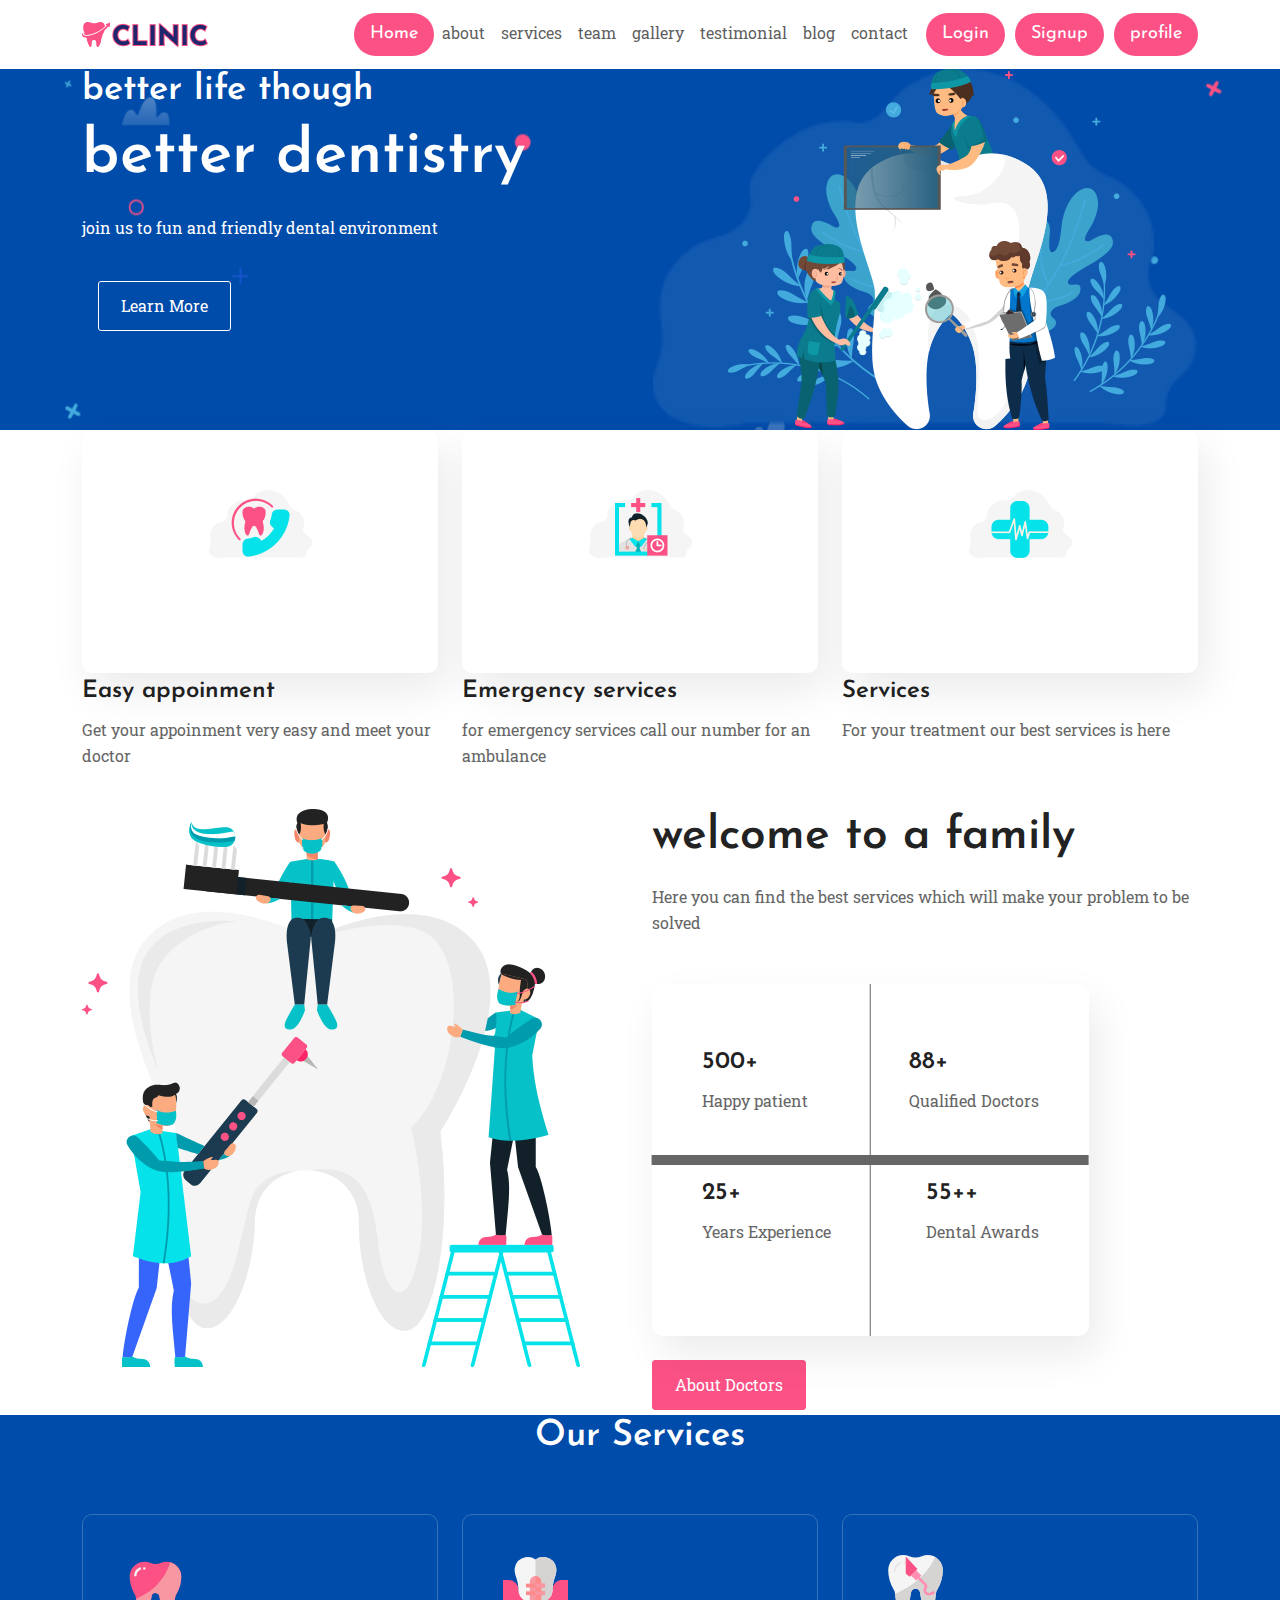
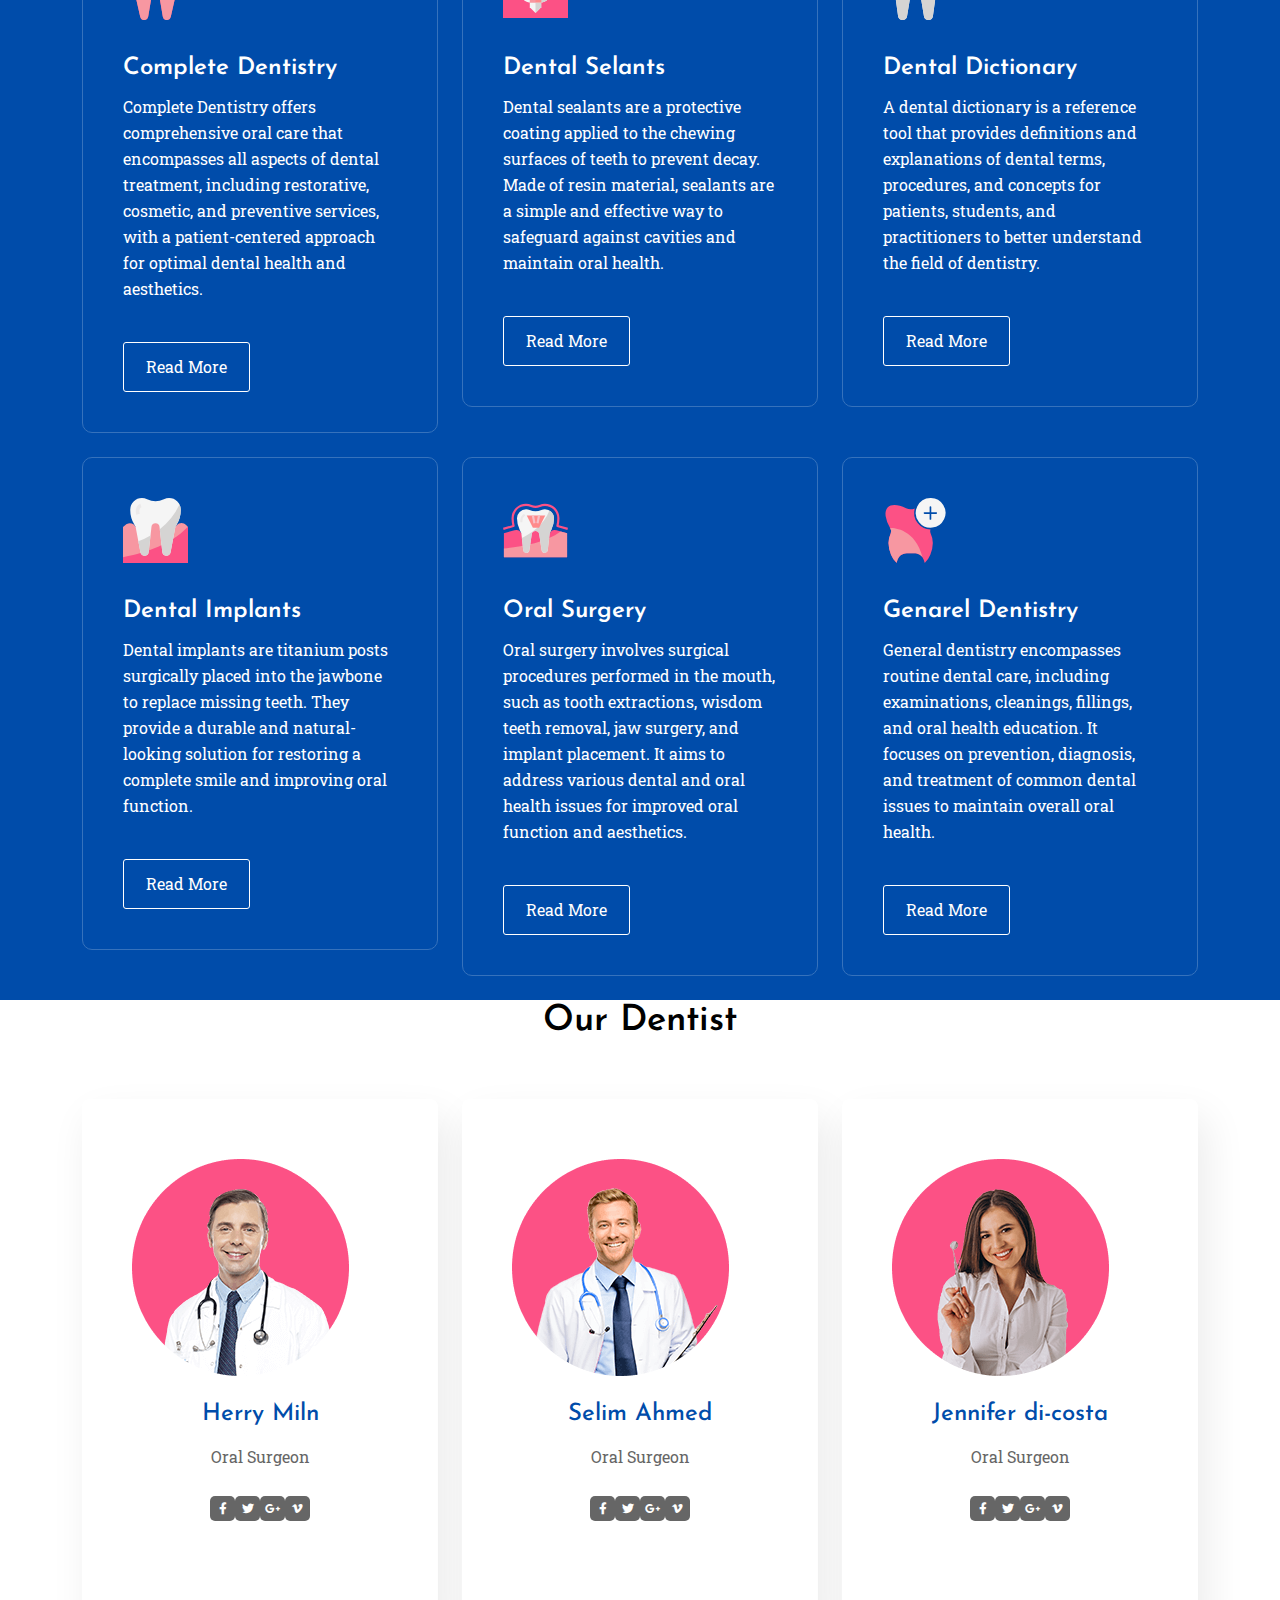
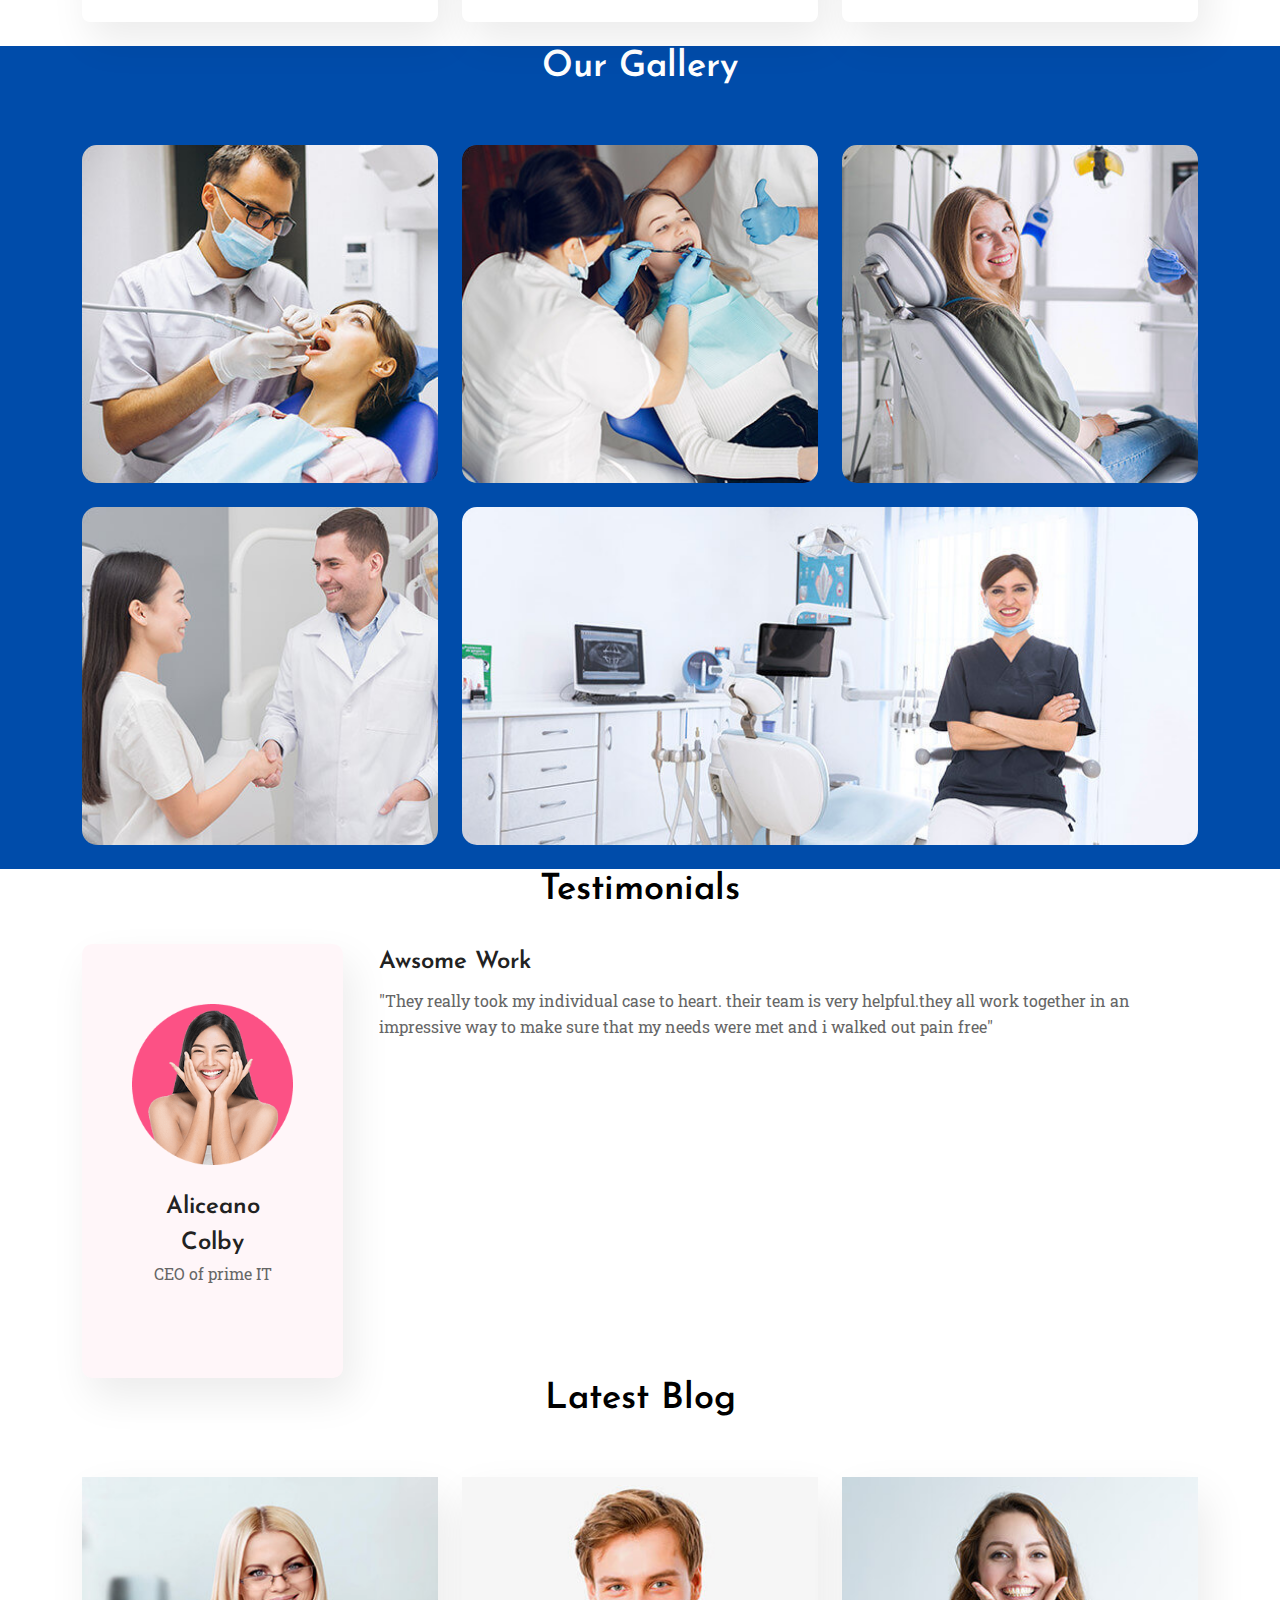
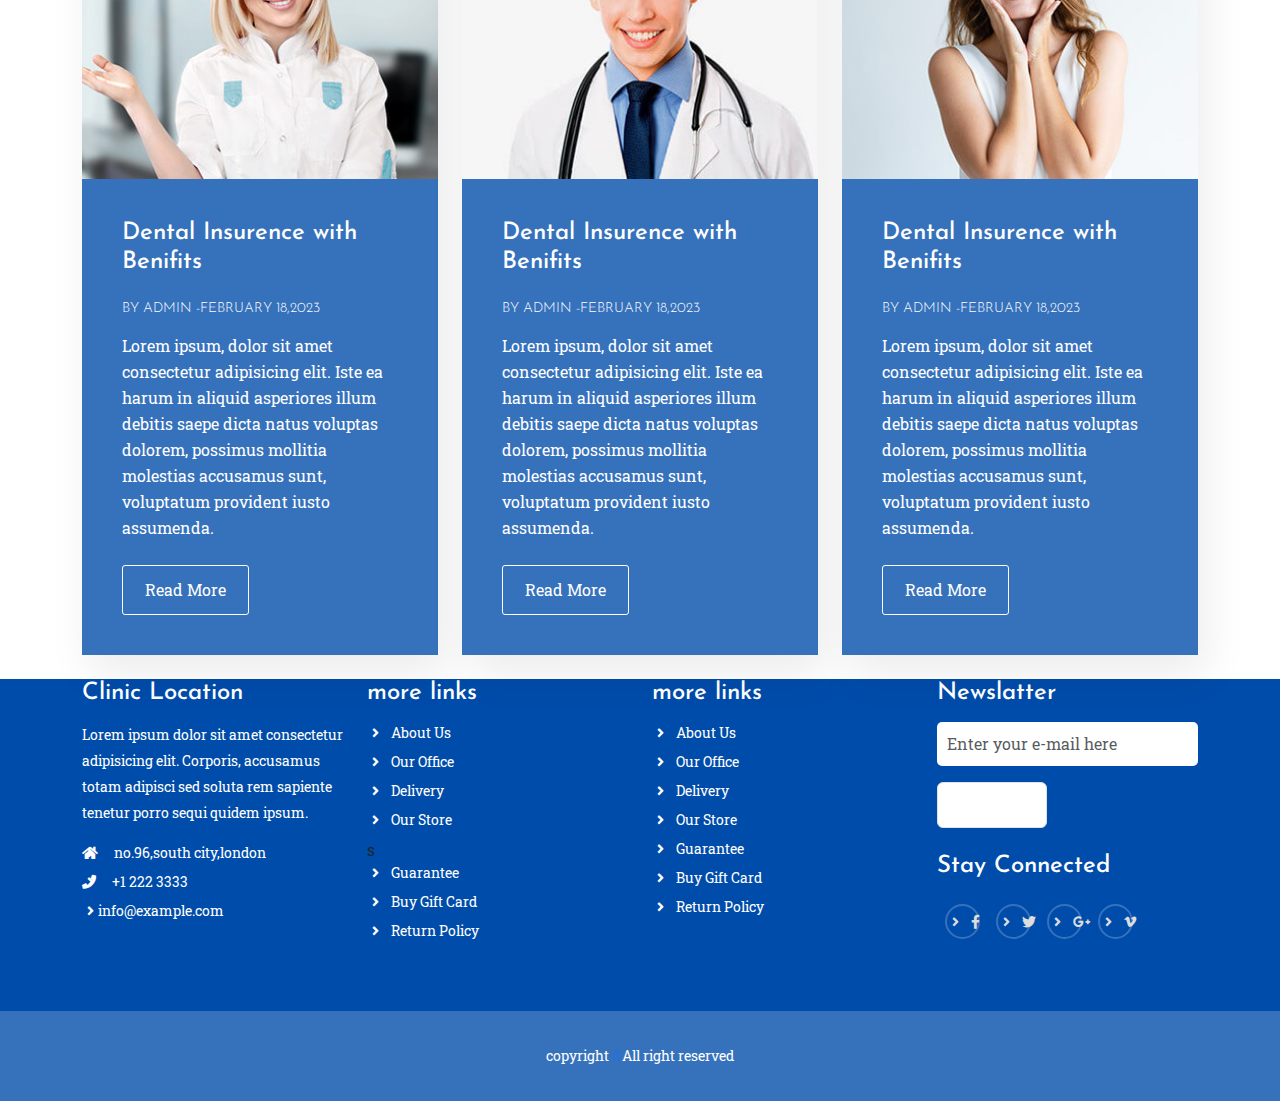
<file: dentist/index.html>
<!doctype html>
<html lang="en">

<head>
  <!-- Required meta tags -->
  <meta charset="utf-8">
  <meta name="viewport" content="width=device-width, initial-scale=1, shrink-to-fit=no">
  <title>hospital management website</title>
  <!--favicon-->
  <link rel="icon" type="image/png" href="favicon.png">
  <!-- Bootstrap CSS -->
  <link rel="stylesheet" href="https://cdnjs.cloudflare.com/ajax/libs/twitter-bootstrap/5.1.0/css/bootstrap.min.css">
  <link rel="stylesheet" href="https://cdnjs.cloudflare.com/ajax/libs/font-awesome/5.15.4/css/all.min.css">



  <!-- custom file's link-->
  <link rel="stylesheet" href="style.css">
  <link rel="stylesheet" href="responsive.style.css">
  <script src="main.js"></script>
  


</head>

<body data-bs-spy="scroll" data-bs-target="navbar" data-bs-offset="100">
  <header class="header_wrapper">
    <nav class="navbar navbar-expand-lg">
      <div class="container">
        <a class="navbar-brand" href="#">
          <img src="logo.png" class="img-fluid">
        </a>
        <button class="navbar-toggler" type="button" data-bs-toggle="collapse" data-bs-target="#navbarNav">
          <!--span class="navbar-toggler-icon"></span-->
          <i class="fa-solid fa-bars-staggered navbar-toggler-icon"></i>
        </button>
        <div class="collapse navbar-collapse justify-content-end" id="navbarNav">
          <ul class="navbar-nav  menu-navbar-nav">
            <li class="nav-item ">
              <a class="nav-link" aria-current="page" href="#home">Home </a>
            </li>
            <li class="nav-item">
              <a class="nav-link" href="#about">about</a>
            </li>
            <li class="nav-item">
              <a class="nav-link" href="#services">services</a>
            </li>
            <li class="nav-item">
              <a class="nav-link" href="#team">team</a>
            </li>
            <li class="nav-item">
              <a class="nav-link" href="#gallery">gallery</a>
            </li>
            <li class="nav-item">
              <a class="nav-link" href="#testimonial">testimonial</a>
            </li>
            <li class="nav-item">
              <a class="nav-link" href="#blog">blog</a>
            </li>
            <li class="nav-item mt-3 mt-lg-0">
              <a class="nav-link" href="#contact">contact</a>
            </li>
            <li class="nav-item">
              <a class="nav-link btn-login" href="login1.php">Login</a>
            </li>
    
            <!-- Signup Button -->
            <li class="nav-item">
              <a class="nav-link btn-signup" href="signup.php">Signup</a>
              <li class="nav-item">
                <a class="nav-link btn-signup" href="userprofile.php">profile</a>
  

          </ul>
        </div>
      </div>

    </nav>

  </header>
  <!--banner section-->
  <section id="home" class="home">
    <div class="banner_wrapper wrapper">
      <div class="container">
        <div class=" row align-item-center">
          <div class="col-md-6 order-md-1 order-2">
            <h3>better life though </h3>
            <h1>better dentistry</h1>
            <p>join us to fun and friendly dental environment</p>
            
            <a href="#" class="main-btn mt-4 ms-3">learn more</a>
          </div>
          <div class="col-md-6 order-md-2 order-1 mb-md-0 mb-5">
            <div class="top-right-sec">
              <div class="animate-img">
                <img class="aimg1" src="woman-brush.png">
                <img class="aimg1" src="doctor.png">

              </div>
              <img class="img-fluid ms-xl-5" src="top-right-img-1.png">
            </div>
          </div>

        </div>

      </div>

    </div>
    <div class="wrapper pb-0">
      <div class="container">
        <div class="row">
          <div class="col-md-4 col-sm-6 mb-4">
            <div class="card text-center">
              <div class="icon-box">
                <img src="Appointment-icon.png">
              </div>
            </div>
            <h4>Easy appoinment</h4>
            <p>Get your appoinment very easy and meet your doctor</p>
          </div>
          <div class="col-md-4 col-sm-6 mb-4">
            <div class="card text-center">
              <div class="icon-box">
                <img src="Emergency-icon.png">
              </div>
            </div>
            <h4>Emergency services</h4>
            <p>for emergency services call our number for an ambulance</p>
          </div>
          <div class="col-md-4 col-sm-6 mb-4">
            <div class="card text-center">
              <div class="icon-box">
                <img src="7-Service-icon.png">
              </div>
            </div>
            <h4>Services</h4>
            <p>For your treatment our best services is here</p>
          </div>
        </div>
      </div>
    </div>
  </section>
  

  <!--about section-->
  <section id="about" class="about_wrapper wrapper">
    <div class="container">
      <div class="row">
        <div class="col-md-6 mb-mb-0 mb-5">
          <div class="position-relative">
            <img src="about-banner1.png" class="img-fluid">
            <img src="about-img2.png" class="about-animate">

          </div>
        </div>
        <div class="col-md-6 text-center text-md-start">
          <h2>welcome to a family</h2>
          <p>Here you can find the best services which will make your problem to be solved</p>
          <div class="mt-5 card">
            <div class="about-clinic">
              <h4>500+</h4>
              <p>Happy patient</p>
            </div>
            <div class="about-clinic">
              <h4>88+</h4>
              <p>Qualified Doctors</p>
            </div>
            <div class="about-clinic">
              <h4>25+</h4>
              <p>Years Experience</p>
            </div>
            <div class="about-clinic">
              <h4>55++</h4>
              <p>Dental Awards</p>
            </div>
            <span class="line-1"></span>
            <span class="line-2"></span>
            
          </div>
          
          <a href="aboutdoctors.html" class="main-btn mt-4 fill-btn">About doctors</a>
          
        </div>
      </div>
    </div>


  </section>
  <!--services section-->
  <section id="services" class="services_wrapper wrapper">
    <div class="container">
      <div class="row">
        <div class="col-sm-12 text-center mb-5">
          <h3>Our Services</h3>
        </div>
      </div>
      <div class="row">
        <div class="col-md-4 col-sm-6 mb-4">
          <div class="card">
            <div class="icon-box">
              <img src="1.svg">
            </div>
            <div>
              <h4>Complete Dentistry</h4>
              <p>Complete Dentistry offers comprehensive oral care that encompasses all aspects of dental treatment,
                including restorative, cosmetic, and preventive services, with a patient-centered approach for optimal
                dental health and aesthetics.



              </p>
              <a href="#" class="main-btn mt-4">read more</a>
            </div>

          </div>
        </div>
        <div class="col-md-4 col-sm-6 mb-4">
          <div class="card">
            <div class="icon-box">
              <img src="2.svg">
            </div>
            <div>
              <h4>Dental Selants</h4>
              <p>Dental sealants are a protective coating applied to the chewing surfaces of teeth to prevent decay.
                Made of resin material, sealants are a simple and effective way to safeguard against cavities and
                maintain oral health.



              </p>
              <a href="#" class="main-btn mt-4">read more</a>
            </div>

          </div>
        </div>
        <div class="col-md-4 col-sm-6 mb-4">
          <div class="card">
            <div class="icon-box">
              <img src="3.svg">
            </div>
            <div>
              <h4>Dental Dictionary</h4>
              <p>A dental dictionary is a reference tool that provides definitions and explanations of dental terms,
                procedures, and concepts for patients, students, and practitioners to better understand the field of
                dentistry.

              </p>

              <a href="#" class="main-btn mt-4">read more</a>
            </div>

          </div>
        </div>
        <div class="col-md-4 col-sm-6 mb-4">
          <div class="card">
            <div class="icon-box">
              <img src="4.svg">
            </div>
            <div>
              <h4>Dental Implants</h4>
              <p>Dental implants are titanium posts surgically placed into the jawbone to replace missing teeth. They
                provide a durable and natural-looking solution for restoring a complete smile and improving oral
                function.


              </p>
              <a href="#" class="main-btn mt-4">read more</a>
            </div>

          </div>
        </div>
        <div class="col-md-4 col-sm-6 mb-4">
          <div class="card">
            <div class="icon-box">
              <img src="5.svg">
            </div>
            <div>
              <h4>Oral Surgery</h4>
              <p>Oral surgery involves surgical procedures performed in the mouth, such as tooth extractions, wisdom
                teeth removal, jaw surgery, and implant placement. It aims to address various dental and oral health
                issues for improved oral function and aesthetics.


              </p>
              <a href="#" class="main-btn mt-4">read more</a>
            </div>

          </div>
        </div>
        <div class="col-md-4 col-sm-6 mb-4">
          <div class="card">
            <div class="icon-box">
              <img src="6.svg">
            </div>
            <div>
              <h4>Genarel Dentistry</h4>
              <p>General dentistry encompasses routine dental care, including examinations, cleanings, fillings, and
                oral health education. It focuses on prevention, diagnosis, and treatment of common dental issues to
                maintain overall oral health.


              </p>
              <a href="#" class="main-btn mt-4">read more</a>
            </div>

          </div>
        </div>
      </div>
    </div>
  </section>
  <!--team section-->
  <section id="team" class="team_wrapper wrapper">
    <div class="container">
      <div class="row">
        <div class="col-sm-12 text-center mb-5">
          <h3 class="text-black">Our Dentist</h3>
        </div>
      </div>
      <div class="row">
        <div class="col-md-4 col-sm-6 mb-4">
          <div class="card rounded-3">
            <div class="team-img">
              <img src="team1.png" class="img-fluid">
            </div>
            <div class="team-info pt-4 text-center">
              <h5>Herry Miln</h5>
              <p>Oral Surgeon</p>
              <ul class="social-network">
                <li><a href="#"><i class="fab fa-facebook-f"></i></a></li>
                <li><a href="#"><i class="fab fa-twitter"></i></a></li>
                <li><a href="#"><i class="fab fa-google-plus-g"></i></a></li>
                <li><a href="#"><i class="fab fa-vimeo-v"></i></a></li>
              </ul>
              
            </div>
          </div>
        </div>
        <div class="col-md-4 col-sm-6 mb-4">
          <div class="card rounded-3">
            <div class="team-img">
              <img src="team2.png" class="img-fluid">
            </div>
            <div class="team-info pt-4 text-center">
              <h5>Selim Ahmed</h5>
              <p>Oral Surgeon</p>
              <ul class="social-network">
                <li><a href="#"><i class="fab fa-facebook-f"></i></a></li>
                <li><a href="#"><i class="fab fa-twitter"></i></a></li>
                <li><a href="#"><i class="fab fa-google-plus-g"></i></a></li>
                <li><a href="#"><i class="fab fa-vimeo-v"></i></a></li>
              </ul>
             
            </div>
          </div>
        </div>
        <div class="col-md-4 col-sm-6 mb-4">
          <div class="card rounded-3">
            <div class="team-img">
              <img src="team3.png" class="img-fluid">
            </div>
            <div class="team-info pt-4 text-center">
              <h5>Jennifer di-costa</h5>
              <p>Oral Surgeon</p>
              <ul class="social-network">
                <li><a href="#"><i class="fab fa-facebook-f"></i></a></li>
                <li><a href="#"><i class="fab fa-twitter"></i></a></li>
                <li><a href="#"><i class="fab fa-google-plus-g"></i></a></li>
                <li><a href="#"><i class="fab fa-vimeo-v"></i></a></li>
              </ul>
              
            </div>
          </div>
        </div>

      </div>
    </div>

  </section>
  <!--gallary-->
  <section id="gallery" class="gallery_wrapper wrapper">
    <div class="container">
      <div class="row">
        <div class="col-sm-12 text-center mb-5">
          <h3>Our Gallery</h3>
        </div>
      </div>
      <div class="row">
        <div class="col-md-4 col-sm-6 mb-4">
          <img src="1.jpg" class="w-100 h-100">
        </div>
        <div class="col-md-4 col-sm-6 mb-4">
          <img src="6.jpg" class="w-100 h-100">
        </div>
        <div class="col-md-4 col-sm-6 mb-4">
          <img src="3.jpg" class="w-100 h-100">
        </div>
        <div class="col-md-4 col-sm-6 mb-4">
          <img src="5.jpg" class="w-100 h-100">
        </div>
        <div class="col-md-8 col-sm-6 mb-4">
          <img src="4.jpg" class="w-100 h-100">
        </div>
      </div>
    </div>
  </section>
  <!--testimonial-->
  <section id="testimonial" class="testimonial_wrapper wrapper">
    <div class="container">
      <div class="row">
        <div class="col-sm-12 text-center mb-4">
          <h3 class="text-black">Testimonials</h3>
        </div>
      </div>
      <div class="row align-item-center">
        <div class="col-xl-3 col-md-4 col-sm-6">
          <div class="card text-center">
            <img src="client1.png" class="img-fluid">
            <h4 class="pt-4 mb-0">Aliceano Colby</h4>
            <p>CEO of prime IT</p>
          </div>
        </div>
        <div class="col-xl-9 col-md-8 col-sm-6 ps-md-4 pt-sm-0 pt-4">
          <h4>Awsome Work</h4>
          <p>"They really took my individual case to heart. their team is very helpful.they all work together in an
            impressive way to make sure that my needs were met and i walked out pain free"</p>
        </div>
      </div>
    </div>
  </section>
  <section id="blog" class="blog_wrapper wrapper">
    <div class="container">
      <div class="row">
        <div class="col-sm-12 text-center mb-5">
          <h3 class="text-black">Latest Blog</h3>
        </div>
      </div>
      <div class="row">
        <div class="col-md-4 col-sm-6 mb-4">
          <div class="card p-0 border-0 rounded-0">
            <img src="1,b.jpg">
            <div class="blog-content">
              <h5 class="text-white mb-4">Dental Insurence with Benifits</h5>
              <h6 class="text-white">By Admin -February 18,2023</h6>
              <p class="mt-2 text-white">Lorem ipsum, dolor sit amet consectetur adipisicing elit. Iste ea harum in aliquid asperiores illum debitis saepe dicta natus voluptas dolorem, possimus mollitia molestias accusamus sunt, voluptatum provident iusto assumenda.</p>
              <a href="#"class="main-btn mt-2">read more</a>
            </div>
          </div>
        </div>
        <div class="col-md-4 col-sm-6 mb-4">
          <div class="card p-0 border-0 rounded-0">
            <img src="2.b.jpg">
            <div class="blog-content">
              <h5 class="text-white mb-4">Dental Insurence with Benifits</h5>
              <h6 class="text-white">By Admin -February 18,2023</h6>
              <p class="mt-2 text-white">Lorem ipsum, dolor sit amet consectetur adipisicing elit. Iste ea harum in aliquid asperiores illum debitis saepe dicta natus voluptas dolorem, possimus mollitia molestias accusamus sunt, voluptatum provident iusto assumenda.</p>
              <a href="#"class="main-btn mt-2">read more</a>
            </div>
          </div>
        </div>
        <div class="col-md-4 col-sm-6 mb-4">
          <div class="card p-0 border-0 rounded-0">
            <img src="3.b.jpg">
            <div class="blog-content">
              <h5 class="text-white mb-4">Dental Insurence with Benifits</h5>
              <h6 class="text-white">By Admin -February 18,2023</h6>
              <p class="mt-2 text-white">Lorem ipsum, dolor sit amet consectetur adipisicing elit. Iste ea harum in aliquid asperiores illum debitis saepe dicta natus voluptas dolorem, possimus mollitia molestias accusamus sunt, voluptatum provident iusto assumenda.</p>
              <a href="#"class="main-btn mt-2">read more</a>
            </div>
          </div>
        </div>
      </div>
    </div>
  </section>
  
  <!--footer section-->
  <section id="contact" class="footer_wrapper wrapper">
    <div class="container pb-3">
      <div class="row">
        <div class="col-lg-3 col-md-6 mb-4">
          <h5>Clinic Location</h5>
          <p class="ps-0">Lorem ipsum dolor sit amet consectetur adipisicing elit. Corporis, accusamus totam adipisci sed soluta rem sapiente tenetur porro sequi quidem ipsum.</p>
          <div class="contact-info">
            <ul class="list-unstyled">
              <li><a href="#"><i class="fa fa-home me-3"></i>no.96,south city,london</a></li>
              <li><a href="#"><i class="fa fa-phone me-3"></i>+1 222 3333</a></li>
              <li><a href="#"><i class="fa fa-envelop me-3"></i>info@example.com</a></li>
            </ul>
          </div>
        </div>
        <div class="col-lg-3 col-md-6 mb-4">
          <h5>more links</h5>
          <ul class="link-widget p-0">
            <li><a href="#">About Us</a></li>
            <li><a href="#">Our Office</a></li>
            <li><a href="#">Delivery</a></li>
            <li><a href="#">Our Store</a></li>s
            <li><a href="#">Guarantee</a></li>
            <li><a href="#">Buy Gift Card</a></li>
            <li><a href="#">Return Policy</a></li>
          </ul>
        </div>
        <div class="col-lg-3 col-md-6 mb-4">
          <h5>more links</h5>
          <ul class="link-widget p-0">
            <li><a href="#">About Us</a></li>
            <li><a href="#">Our Office</a></li>
            <li><a href="#">Delivery</a></li>
            <li><a href="#">Our Store</a></li>
            <li><a href="#">Guarantee</a></li>
            <li><a href="#">Buy Gift Card</a></li>
            <li><a href="#">Return Policy</a></li>
          </ul>
        </div>
        <div= class="col-lg-3 col-md-6 mb-4">
          <h5>Newslatter</h5>
          <div class="form-group mb-4">
            <input type="email" class="form-control bg transparent" placeholder="Enter your e-mail here">
            <button type="submit" class="main-btn rounded-2 mt-3 border white text-white">Subscribe</button>
          </div>
          <h5>Stay Connected</h5>
          <ul class="social-network d-flex align-items-center p-0">
            <li><a href="#"><i class="fab fa-facebook-f"></i></a></li>
            <li><a href="#"><i class="fab fa-twitter"></i></a></li>
            <li><a href="#"><i class="fab fa-google-plus-g"></i></a></li>
            <li><a href="#"><i class="fab fa-vimeo-v"></i></a></li>
          </ul>
          </div>
        </div>
      </div>
    </div>
    <div class="container-fluid copyright-section">
      <p class="p-0">copyright <a href="#"><i class="fab-regular fa-copyright"></i></a> All right reserved</p>
    </div>
  </section>




</body>


<!--bootsrap 5 js cdn links-->
<script src="https://cdnjs.cloudflare.com/ajax/libs/popper.js/2.9.2/umd/popper.min.js"></script>
<script src="https://cdnjs.cloudflare.com/ajax/libs/twitter-bootstrap/5.1.0/js/bootstrap.min.js"></script>
<!--custom js link-->

</body>

</html>
</file>
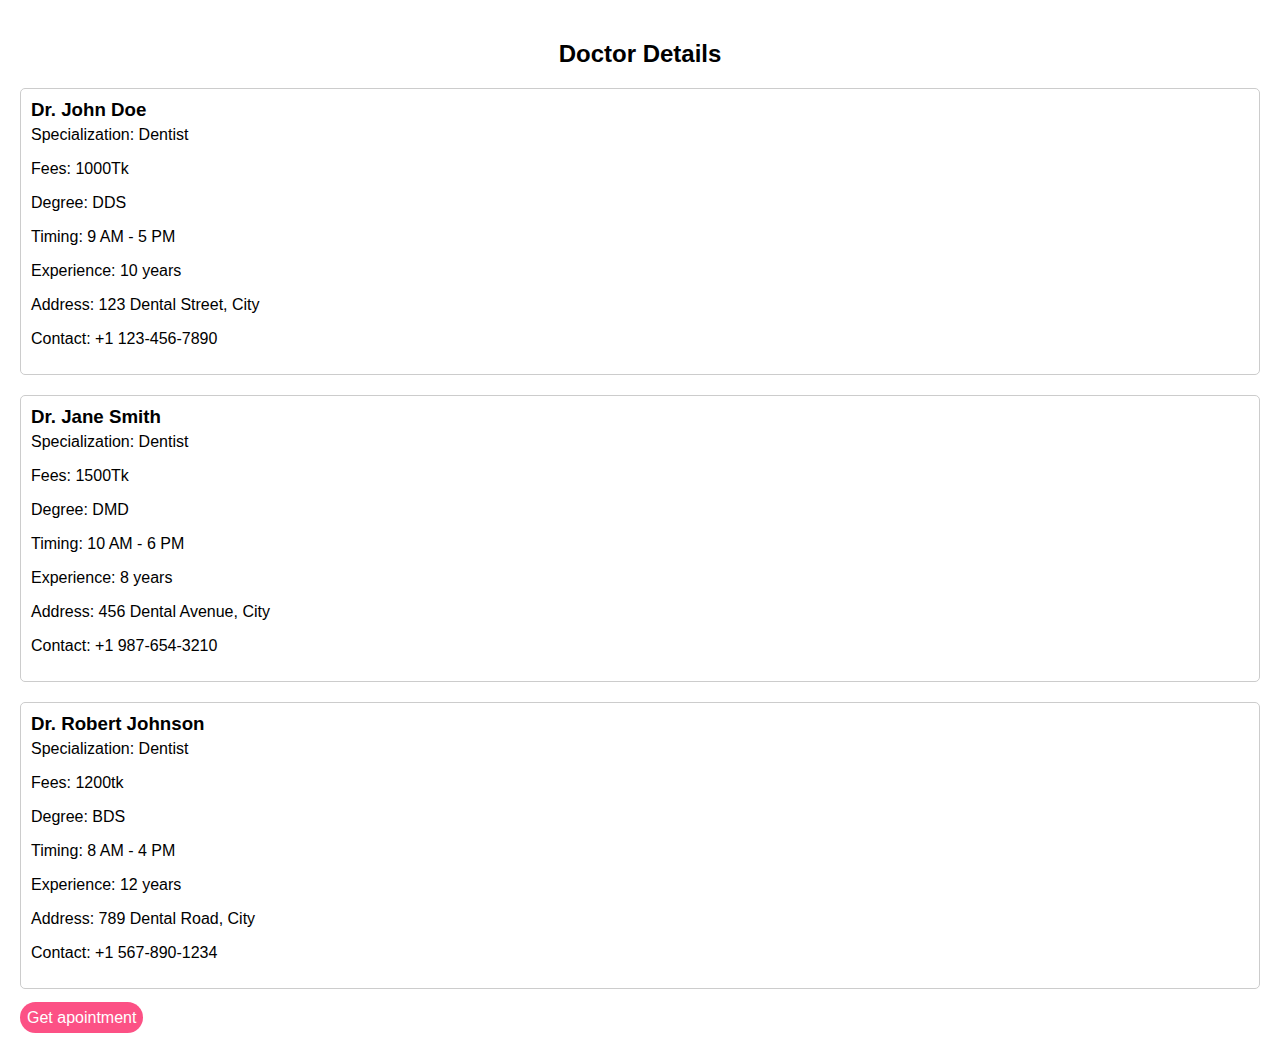
<file: dentist/aboutdoctors.html>
<!DOCTYPE html>
<html>
<head>
    
  <title>Doctor Details</title>
  <style>
    body {
      font-family: Arial, sans-serif;
      margin: 0;
      padding: 20px;
    }

    h2 {
      text-align: center;
    }

    .doctor {
      margin-bottom: 20px;
      padding: 10px;
      border: 1px solid #ccc;
      border-radius: 5px;
    }

    .doctor h3 {
      margin: 0;
    }

    .doctor p {
      margin-top: 5px;
    }
    .apointment a{
       
        text-decoration: none;
        color: white;
        background-color:  #fc5185;
        padding: 5px 5px;
        border: 2px solid transparent;
        border-radius: 30px;
        

    }
    .apointment a:hover{
        transition: .6s;
        transform: scale(1.2);
        background: rgb(3, 50, 69);
    }

  </style>
</head>
<body>
  <h2>Doctor Details</h2>

  <div class="doctor">
    <h3>Dr. John Doe</h3>
    <p>Specialization: Dentist</p>
    <p>Fees: 1000Tk</p>
    <p>Degree: DDS</p>
    <p>Timing: 9 AM - 5 PM</p>
    <p>Experience: 10 years</p>
    <p>Address: 123 Dental Street, City</p>
    <p>Contact: +1 123-456-7890</p>
  </div>

  <div class="doctor">
    <h3>Dr. Jane Smith</h3>
    <p>Specialization: Dentist</p>
    <p>Fees: 1500Tk</p>
    <p>Degree: DMD</p>
    <p>Timing: 10 AM - 6 PM</p>
    <p>Experience: 8 years</p>
    <p>Address: 456 Dental Avenue, City</p>
    <p>Contact: +1 987-654-3210</p>
  </div>

  <div class="doctor">
    <h3>Dr. Robert Johnson</h3>
    <p>Specialization: Dentist</p>
    <p>Fees: 1200tk</p>
    <p>Degree: BDS</p>
    <p>Timing: 8 AM - 4 PM</p>
    <p>Experience: 12 years</p>
    <p>Address: 789 Dental Road, City</p>
    <p>Contact: +1 567-890-1234</p>
    
  </div>
  <div class="apointment">
    <a href="appointment.html"class="button">Get apointment</a>
   </div>
 
</body>
</html>
</file>
<file: dentist/style.css>
/*table of content */
/*.......
1.general
2.navbar
3.banner
4.services
5.team
6.gallery
7.testimonial
8.blog
9.foooter
........*/
/*general*/
@import url('https://fonts.googleapis.com/css2?family=josefin+sans:wght@100;200;300;400;500;600;700&display=swap');
@import url('https://fonts.googleapis.com/css2?family=Roboto+Slab:wght@100;200;300;400;500;600;700;900&display=swap');

* {
    box-sizing: border-box;
    margin: 0;
    padding: 0;
}
:root{
    /*background color*/
    --primary-color: #004caa;
    --secondary-color: #fc5185;
    --bg-light-blue:#3672bc;
    --bg-dark: #666;
    --bg-white: #fff;

    /*text style*/
    --primary-font:'Roboto Slab',serif;
    --secondary-font:'Josefin Sans',sans-serif;
    --primary-text:#004caa;
    --secondary-text:#fc5185;
    --text-white:#fff;
    --text-black:#222;
    --text-gray:#666;
    --text-light:#ddd;

}
body{
    font-family:var(--primary-font);
    background-color: var(--bg-white);
}

a{
    text-decoration: none;
}
::-webkit-scrollbar{
    width:.375rem;
}
::-webkit-scrollbar-track{
    background:var(--bg-light-blue);
}
::-webkit-scrollbar-thumb{
    background: var(--secondary-color);
}

.wraper{
    padding: 6.25rem 0;
}
.main-btn{
    display:inline-block;
    border:.0625rem solid var(--bg-white);
    color:var(--text-white);
    text-align: center;
    padding: .75rem 1.375rem;
    font-size: 1 rem;
    background:transparent;
    text-transform: capitalize;
    border-radius: .1875rem;
    transition: all 0.3s ease-in-out;

}
.main-btn:hover{
    background-color: var(--secondary-color);
    border-color: var(--secondary-color);
    color:var(--text-white);
}
.fill-btn{
    background-color: var(--secondary-color);
    border-color:var(--secondary-color) ;
    color:var(--text-white);

}
.fill-btn:hover{
    background-color: var(--bg-white);
    border-color: var(--bg-white);
    color:var(--text-black)

}
h1{
    font-size: 3.875rem;
    margin-bottom: 1.25rem;
    font-weight: 600;
    color:var(--text-white);
    font-family: var(--secondary-font);

}
h2{
    font-size: 2.875rem;
    font-weight: 600;
    color:var(--text-white);
    font-family: var(--secondary-font);

}
h3{
    font-size: 2.25rem;
    font-weight: 600;
    color:var(--text-white);
    font-family: var(--secondary-font);

}
h4{
    font-size: 1.5rem;
    font-weight: 600;
    line-height: 2.25rem;
    color:var(--text-black);
    font-family: var(--secondary-font);

}
h5{
    font-size: 1.5rem;
    line-height: 1.2;
    font-weight: 500;
    color:var(--primary-text);
    margin-bottom: .9375rem;
    font-family: var(--secondary-font);

}
h6{
    font-size: .875rem;
    font-weight: 300;
    color:var(--text-black);
    text-transform: uppercase;
    margin-bottom: .9375rem;
    font-family: var(--secondary-font);

}
p{
    font-size: 1rem;
    color:var(--text-gray);
    line-height: 1.625rem;
}
.card{
    border-radius: .625rem;
    background-color: var(--bg-white);
    box-shadow: .5084rem 1.1419rem 2.5rem rgb(0 0 0 /8%);
    padding: 3.75rem 3.125rem 4.6875rem;
    -webkit-transition: all .4s;
    transition: all .4s;
    border:0;
}
@keyframes movebounce{
    0%{
        -webkit-transform:translateY(0);
        transform:translateY(0);
    }
    50%{
        -webkit-transform:translateY(1.25rem);
        transform:translateY(1.25rem);
    }
    100%{
        -webkit-transform:translateY(0);
        transform:translateY(0);
    }
}
 /*navbar*/ 
.header_wrapper.navbar{
    padding:.9375rem 0;
    background-color: transparent;
    transition:0.3s ease-in-out ;
}
.header_wrapper.navbar-toggler,
.header_wrapper.navbar-toggler:focus{
    border:0;
    box-shadow:none;
    color:var(--text-black);
    line-height: 2;
}
.header_wrapper.nav-item{
    margin:0.625rem;
    

}
.header_wrapper.nav-item.nav-link{
    font-size:1.125rem;
    font-weight: 400;
    color:var(--primary-text);
    display: inline-block;
    font-family: var(--secondary-font);
}
/*.header_wrapper.nav-item.nav-link:hover,
.header_wrapper.nav-item.nav-link:focus,
.header_wrapper.nav-item.nav-link.active
{
    color:var(--secondary-text)
}*/

.header_wrapper .nav-item .nav-link.active,
.header_wrapper .nav-item .nav-link:hover,
.header_wrapper .nav-item .nav-link:focus {
  color: var(--secondary-text);
  
}

.header_wrapper .nav-item .nav-link.active,
.header_wrapper .nav-item .nav-link.btn-login,
.header_wrapper .nav-item .nav-link.btn-signup {
display: inline-block;
font-size: 1.125rem;
font-weight: 400;
color: var(--primary-text);
font-family: var(--secondary-font);
margin-left: 0.625rem;
padding: 0.5rem 1rem;
border-radius: 30px;
transition: all 0.3s ease-in-out;
background-color: var(--secondary-color);
border-color: var(--secondary-color);
color: var(--text-white);
}

.header_wrapper .nav-item .nav-link.btn-login:hover,
.header_wrapper .nav-item .nav-link.btn-signup:hover,
.header_wrapper .nav-item .nav-link.btn-login:focus,
.header_wrapper .nav-item .nav-link.btn-signup:focus,
.header_wrapper .nav-item .nav-link.btn-login.active,
.header_wrapper .nav-item .nav-link.btn-signup.active {
color: var(--text-white);
background-color: var(--primary-color);
border-color: var(--secondary-color);
transform: scale(1.1);
}





.navbar.header-scroller{
    position:fixed;
    top:0;
    left:0;
    width:100%;
    z-index:999;
    background-color: var(--bg-white);
    box-shadow: .5084rem 1.1419rem 2.5rem rgb(0 0 0/8%);
    transition:0.3s ease-in-out;


}
.banner_wrapper{
    background-image:url(Top-banner.jpg);
    background-repeat: no-repeat;
    background-position: center center;
    background-size:cover;
}
.banner_wrapper p{
    max-width: 80%;
    color:var(--text-white)
}
.banner_wrapper .top-right-sec{
    position: relative;
    background-image: url(top-right-bg.png);
    background-repeat: no-repeat;
    background-position: center center;
    background-size:contain;
    display: flex;
    align-items: flex-end;
    justify-content: center;
}
.banner_wrapper .animate-img{
    position:absolute;
    bottom:0;
    left:50%;
    -webkit-transform: translateX(-50%);
    transform:translateX(-50%);
    z-index:22;
}
.banner_wrapper .animate-img .aimg1{
    left:-5.6875rem;
    
    -webkit-animation-name: movebounce;
    animation-name: movebounce;
    -webkit-animation-delay: 100ms;
    animation-delay: 100ms;
    -moz-animation-iteration-count: infinite;
    animation-iteration-count: infinite;
    -webkit-animation-timing-function: ease-in-out;
    animation-timing-function: ease-in-out;
    -webkit-animation-duration: 2s;
    animation-duration: 2s;
    -webkit-animation-direction: alternate;
    animation-direction: alternate;
}
.banner_wrapper .animate-img .aimg2{
    margin-left:5.5rem;
    -webkit-animation-name: movebounce;
    animation-name: movebounce;
    -webkit-animation-delay: 200ms;
    animation-delay: 200ms;
    -moz-animation-iteration-count: infinite;
    animation-iteration-count: infinite;
    -webkit-animation-timing-function: ease-in-out;
    animation-timing-function: ease-in-out;
    -webkit-animation-duration: 2.5s;
    animation-duration: 2.5s;
    -webkit-animation-direction: alternate;
    animation-direction: alternate;
}
.home .card:hover{
    -webkit-transform:translateY(-0.625rem);
    transform: translateY(-0.625rem);
}
.home .icon-box{
    text-align: center;
    margin:0 auto 2.5rem;
}
/* about */
.about_wrapper h2{
    color:var(--text-black);
}
.about_wrapper .card{
    width:80%;
    flex-direction: row;
    justify-content: space-between;
    flex-wrap: wrap;
}
.about_wrapper .about-clinic:nth-child(1),
.about_wrapper .about-clinic:nth-child(2){
    margin-bottom: 2.8125rem;
}
.about_wrapper .about-clinic:nth-child(2),
.about_wrapper .about-clinic:nth-child(4){
    padding-left:3.75rem;
}
.about_wrapper .line-1,
.about_wrapper .line-2{
    content:'';
    position:absolute ;
    left: 50%;
    top: 50%;
    transform: translate(-50%,-50%);
    width:.0313rem;
    height: 100%;
    background: var(--bg-dark);
}
.about_wrapper .line-2{
    width: 100%;
    height: 0.625rem;
}
.about_wrapper .hi{
    color: white;
    background-color: #dc143c;
}
.about_wrapper .about-animate{
    position: absolute;
    left: 2.5rem;
    bottom: 0;
    -webkit-animation: movebounce 3s linear infinite;
    animation:movebounce 3s linear infinite;
}
/*services*/
.services_wrapper{
    background-color: var(--primary-color);
}
.services_wrapper .card{
    background-color: transparent;
    border: .0625rem solid var(--bg-light-blue);
    box-shadow: none;
    padding: 2.5rem;
}
.services_wrapper .card:hover{
    background: var(--bg-light-blue);
    cursor: cell;
    border-color: transparent;
}
.services_wrapper .card h4,
.services_wrapper .card p{
    color: var(--text-white);

}
.services_wrapper .icon-box{
    margin-bottom: 1.875rem;
}
/*team section*/
.team_wrapper.card{
    padding: 1.5rem;
}
.team_wrapper.card:hover{
    -webkit-transform: translateY(-0.625);
    transform: translateY(-0.625);
}

  



.team_wrapper .team-info .social-network{

    -webkit-transition: all 0.3s ease-in-out;
    padding: .625rem 0;
    list-style: none;
    display: flex;
    align-items: center;
    justify-content: center;
}
.team_wrapper .team-info .social-network li a{
    width: 1.5625rem;
    height: 1.5625rem;
    line-height: 1.5625rem;
    display: block;
    border-radius: .3125rem;
    margin: 0 .3125;
    font-size: .75rem;
    background-color: var(--bg-dark);
    color: var(--text-white);
    -webkit-transition: all 0.3s ease;
    transition: all 0.3s ease;
}
.team_wrapper .team-info .social-network li a:hover{
    background: var(--secondary-color);
}
/*gallary*/
.gallery_wrapper{
    background-image: url(gallery-background.png);
    background-repeat: no-repeat;
    background-position: center;
    background-size: cover;
}
.gallery_wrapper img{
    border-radius: .9375rem;
}
/*testimonial*/
.testimonial_wrapper .card{
    background-color: rgba(252,81,133,.05);
}
/*appoinment_wrapper*/
.appointment_wrapper{
    background-image:url(appointmnet-bg.jpg);
    background-repeat: no-repeat;
    background-position: center;
    background-size: cover;
}
/*blog*/
.blog_wrapper .blog-content{
    background-color: var(--bg-light-blue);
    padding: 2.5rem;
}
/*footer*/
.footer_wrapper{
    background-color: var(--primary-color);
    padding-bottom: 0;
}
.footer_wrapper h5{
    color:var(--text-white);
}
.footer_wrapper .contact-info ul a{
    padding: 0;
}
.footer_wrapper ul li{
    margin-bottom: .5rem;
    list-style: none;
    font-size: .875rem;
}
.footer_wrapper ul li a{
    color: var(--text-white);
}
.footer_wrapper ul li a,
.footer_wrapper p{
    color: var(--text-white);
    font-size: .875rem;
    padding-left: 1.5rem;
    position: relative;
    -webkit-transition: all 0.3s ease-out 0s;
    transition: all 0.3s ease-out 0s;
}
.footer_wrapper ul li a::before{
    content: '\f105';
    font-family: "Font Awesome 5 Free";
    font-weight: 600;
    position: absolute;
    left: 0.3rem;
    top: 50%;
    -webkit-transform:translateY(-50%);
    transform: translateY(-50%);
}
.footer_wrapper  .link-widget li a:hover{
    margin-left: .625rem;
    color:var(--secondary-text);
}
.footer_wrapper .social-network a{
    width: 2.1875rem;
    height: 2.1875rem;
    margin: .5rem;
    line-height: 2rem;
    font-size: .875rem;
    display: inline-block;
    border: .125rem solid var(--bg-light-blue);
    color:var(--text-light);
    text-align: center;
    border-radius: 100%;
    -webkit-transition: all 0.3s cubic-bezier(0.645,0.045,0.355,1);
    transition: all 0.3s cubic-bezier(0.645,0.045,0.355,1);
}
.footer_wrapper.social-network a:hover{
    background-color: var(--secondary-color);
    border-color: var(--secondary-color);
    color: var(--text-white);
    transform: translateY(-0.1875rem);
}
.footer_wrapper::placeholder{
    color: var(--text-light);
}
.footer_wrapper .form-control{
    color: var(--text-light);
}
.footer_wrapper .form-control:focus{
    outline: none;
    box-shadow: none;
    border-color: var(--bg-white);
}
.footer_wrapper .copyright-section{
    background-color: var(--bg-light-blue);
    padding: 2rem 0 1rem;
    text-align: center;
}
.footer_wrapper.copyright-section a{
    color: var(--text-white);
    font-weight: 600;
}
form {
    background-color: #3672bc;
    padding: 20px;
    margin: 50px auto;
    max-width: 500px;
    border-radius: 5px;
  }
  
  h2 {
    color: #fff;
    margin-bottom: 20px;
  }
  
  .form-group {
    margin-bottom: 20px;
  }
  
  label {
    display: block;
    color: #fff;
    margin-bottom: 5px;
  }
  
  input[type="text"],
  input[type="email"],
  input[type="password"] {
    display: block;
    width: 100%;
    padding: 10px;
    border-radius: 5px;
    border: none;
    background-color: #fff;
    color: #222;
    margin-top: 5px;
    font-family: 'Roboto Slab', serif;
    font-size: 16px;
  }
  
  button[type="submit"] {
    padding: 10px 20px;
    border-radius: 5px;
    border: none;
    background-color: #fff;
    color: #3672bc;
    font-family: 'Josefin Sans', sans-serif;
    font-size: 16px;
    cursor: pointer;
    transition: all 0.3s ease;
  }
  
  button[type="submit"]:hover {
    background-color: #ddd;
    color: #fff;
  }
 /*appointment form style*/
 
 
 .nav1{

.appointment-form {
    max-width: 500px;
    margin: 0 auto;
    background-color: #f5f5f5;
    padding: 20px;
    border-radius: 10px;
    
  }
  
  .appointment-form h2 {
    text-align: center;
    font-size: 32px;
    color: #004caa;
    margin-bottom: 20px;
  }
  
  .form-group {
    margin-bottom: 20px;
  }
  
  .form-group label {
    display: block;
    font-size: 18px;
    font-weight: bold;
    margin-bottom: 5px;
    color: #666;
  }
  
  .form-group input,
  .form-group textarea {
    display: block;
    width: 100%;
    padding: 10px;
    border: none;
    border-radius: 5px;
    background-color: #fff;
    box-shadow: 0 0 5px rgba(0, 0, 0, 0.1);
    font-size: 16px;
    color: #222;
  }
  
  .form-group input::placeholder,
  .form-group textarea::placeholder {
    color: #999;
  }
  
  .submit-btn {
    display: inline-block;
    background-color: #ff4040;
    color: #fff;
    border: none;
    border-radius: 5px;
    padding: 10px 20px;
    font-size: 16px;
    cursor: pointer;
    transition: background-color 0.3s ease-in-out;
  }
  
  .submit-btn:hover {
    background-color: #dc143c;
  }
  
  .decline-btn {
    display: inline-block;
    background-color: #fff;
    color: #666;
    border: 1px solid #666;
    border-radius: 5px;
    padding: 10px 20px;
    font-size: 16px;
    cursor: pointer;
    transition: background-color 0.3s ease-in-out, color 0.3s ease-in-out;
  }
</file>
<file: dentist/responsive.style.css>
@media(max-width:1199.5px){
    /*custom css*/
    .card{
        padding:2.5rem,1.875rem;
    }
    /*header*/
    .header_wrapper .navbar-nav .nav-link{
        font-size: 1rem;
    }
    /*top banner */
    .banner_wrapper .animate-img .aimg1{
        left:-3.125rem;

    }
    /*about*/
    .about_wrapper .about-animate{
        left:.9375rem;
    }
    /*services*/
    .services_wrapper .card{
        padding:1.875rem 1.25rem;
    }
    

    
}

@media(max-width:991px){
    /*custom css*/
    .wrapper{
        padding:3.125rem 0;
    }
    .main-btn{
        font-size: .875rem;
    }
    h1{
        font-size: 2.815rem;
        margin-bottom: .625rem;
    }
    h2{
        font-size:1.875rem ;
    }
    h3{
        font-size:1.5625rem ;
    }
    h4{
        font-size:1.25rem ;
    }
    h5{
        font-size: 1.125rem;
    }
    p{
        font-size: .875rem;
        line-height: 1.35rem;
    }
    .card{
        padding:1.875rem 1rem;

    }
    /*navbar*/
    .header-scrolled{
        height:auto;
    }
    .header_wrapper .menu-navbar-nav{
        text-align: center;
    }
    .header_wrapper .nav-item .nav-link{
        margin-top: .9375rem;
    }
    /*banner*/
    .banner_wrapper p{
        max-width: 100%;
    }
    /*about*/
    .about_wrapper .about-clinic:nth-child(1),
.about_wrapper .about-clinic:nth-child(2){
    margin-bottom: 1.5625rem;
}
.about_wrapper .about-clinic:nth-child(2),
.about_wrapper .about-clinic:nth-child(4){
    padding-left:2.375rem;
}
 /*services*/
 .services_wrapper .card{
    padding:1.875rem .875rem;
}
/*blog*/
.blog_wrapper.card .blog-content{
    padding: 1.875rem .625rem;
}
@media(max-width:767px){
    /*custom css*/
    .main-btn{
        font-size: .875rem;
    }
    h1{
        font-size: 2.55rem;
        margin-bottom: 2.5rem;
    }
   
    h5{
        font-size: 1.25rem;
    }

}
 /*services*/
 .services_wrapper .card{
    text-align: center;
 }
 /*blog*/
.blog_wrapper.card .blog-content{
   margin: 0;
}
/*footer*/
.footer_wrapper{
    background-color: var(--primary-color);
    padding-bottom: 0;
}
.footer_wrapper>div{
    padding: 0 1.875rem;
}
}


@media(max-width:360px){
     /*services*/
     .services_wrapper .icon-box{
        margin-bottom: .9375rem;
    }
    /*about*/
  .about_wrapper .about-animate{
    width:6.875rem;
  }
  .about_wrapper .card{
    padding:1.25rem .3125rem;
  }
.about_wrapper .about-clinic:nth-child(2),
.about_wrapper .about-clinic:nth-child(4){
    padding-left:.625rem;
}

}
</file>
